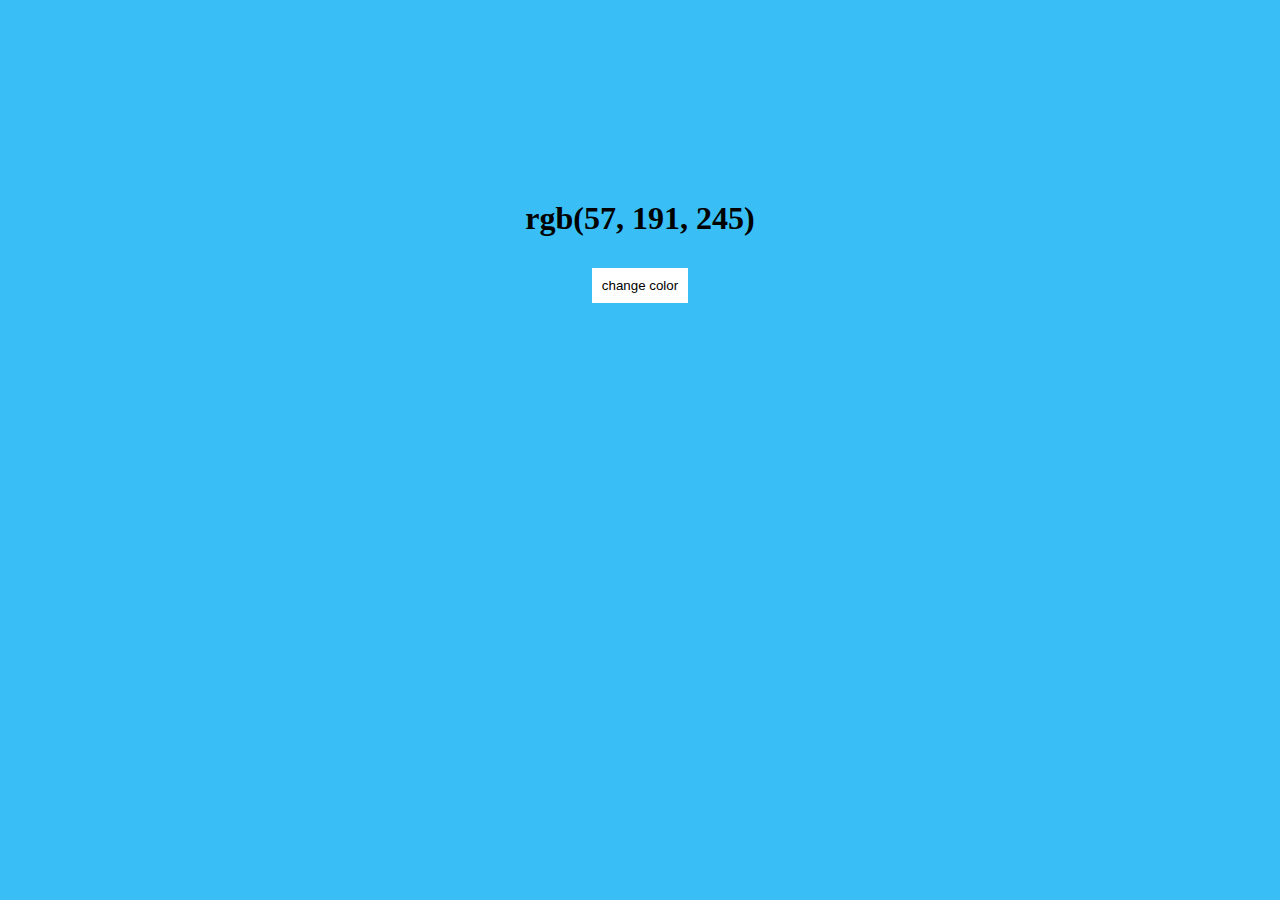
<file: bg-color-change/index.html>
<!DOCTYPE html>
<html lang="en">
<head>
    <meta charset="UTF-8">
    <meta name="viewport" content="width=device-width, initial-scale=1.0">
    <title>Background-color-change</title>
    <link rel="stylesheet" href="style.css">
</head>
<body>
    <h1 class="color">rgb(57, 191, 245)</h1>
    <button class="button">change color</button>

    <script src="script.js"></script>
</body>
</html>
</file>
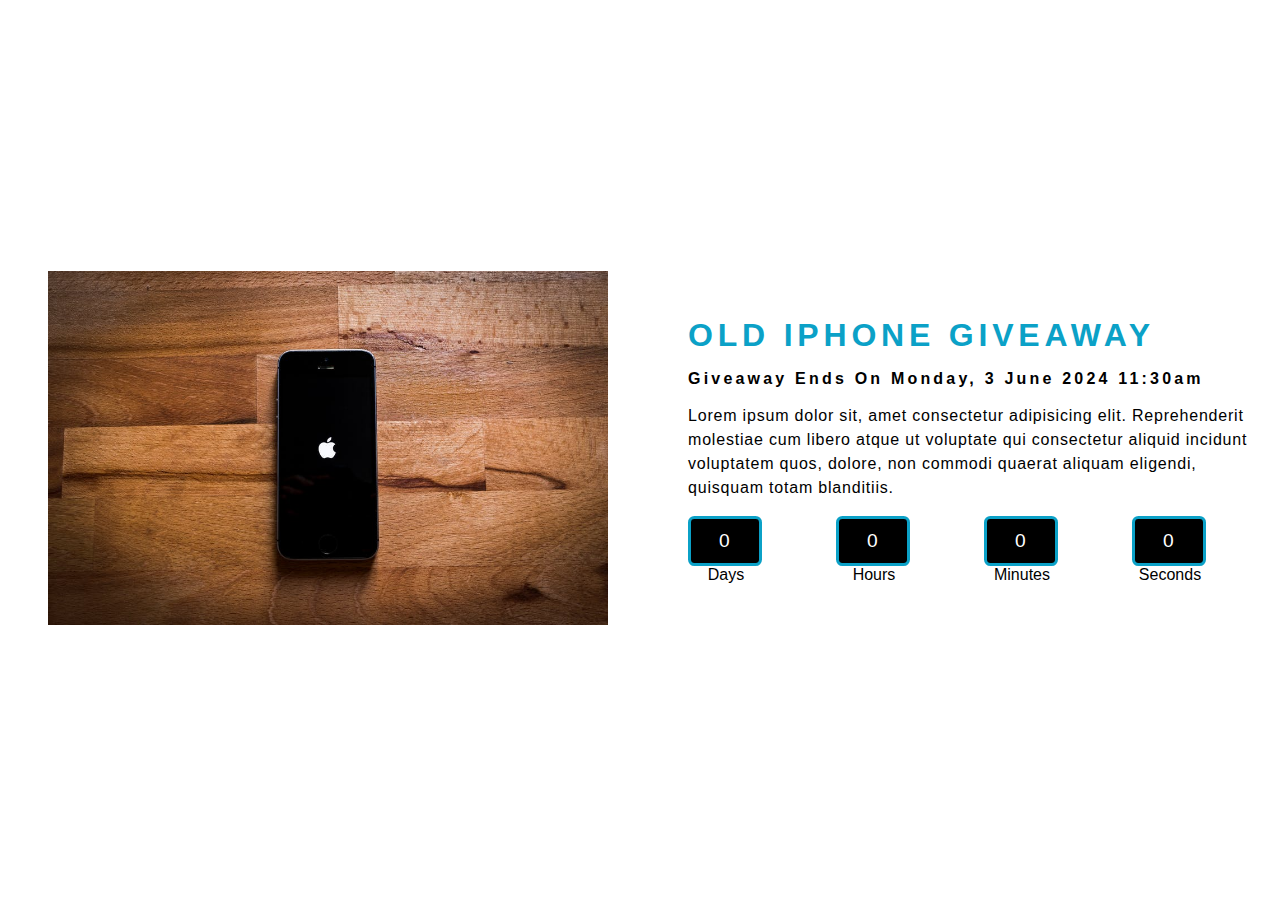
<file: countdown/countdown.html>
<!DOCTYPE html>
<html lang="en">
<head>
    <meta charset="UTF-8">
    <meta name="viewport" content="width=device-width, initial-scale=1.0">
    <title>Count Down</title>
    <link rel="stylesheet" href="countdown.css">
</head>
<body>
    <div class="main">
        <div class="image">
            <img src="gift.jpeg" alt="">
        </div>
        <div class="header">
            <h1>OLD IPHONE GIVEAWAY</h1>
            <p class="para1">Giveaway Ends On Monday, <span id="endDate">3 June 2024 11:30am</span></p>
            <p class="para2">Lorem ipsum dolor sit, amet consectetur adipisicing elit. Reprehenderit molestiae 
            cum libero atque ut voluptate qui consectetur aliquid incidunt voluptatem quos, dolore, non commodi quaerat aliquam eligendi, quisquam totam blanditiis.
            </p>
            <div class="inputs">
                <div>
                    <input class="input" type="text" value="0" readonly>
                    <label for="">Days</label>
                </div>
                <div>
                    <input class="input" type="text" value="0" readonly>
                    <label for="">Hours</label>
                </div>
                <div>
                    <input class="input" type="text" value="0" readonly>
                    <label for="">Minutes</label>
                </div>
                <div>
                    <input class="input" type="text" value="0" readonly>
                    <label for="">Seconds</label>
                </div>
            </div>
        </div>
    </div>
    
    <script src="countdown.js"></script>
</body>
</html>
</file>
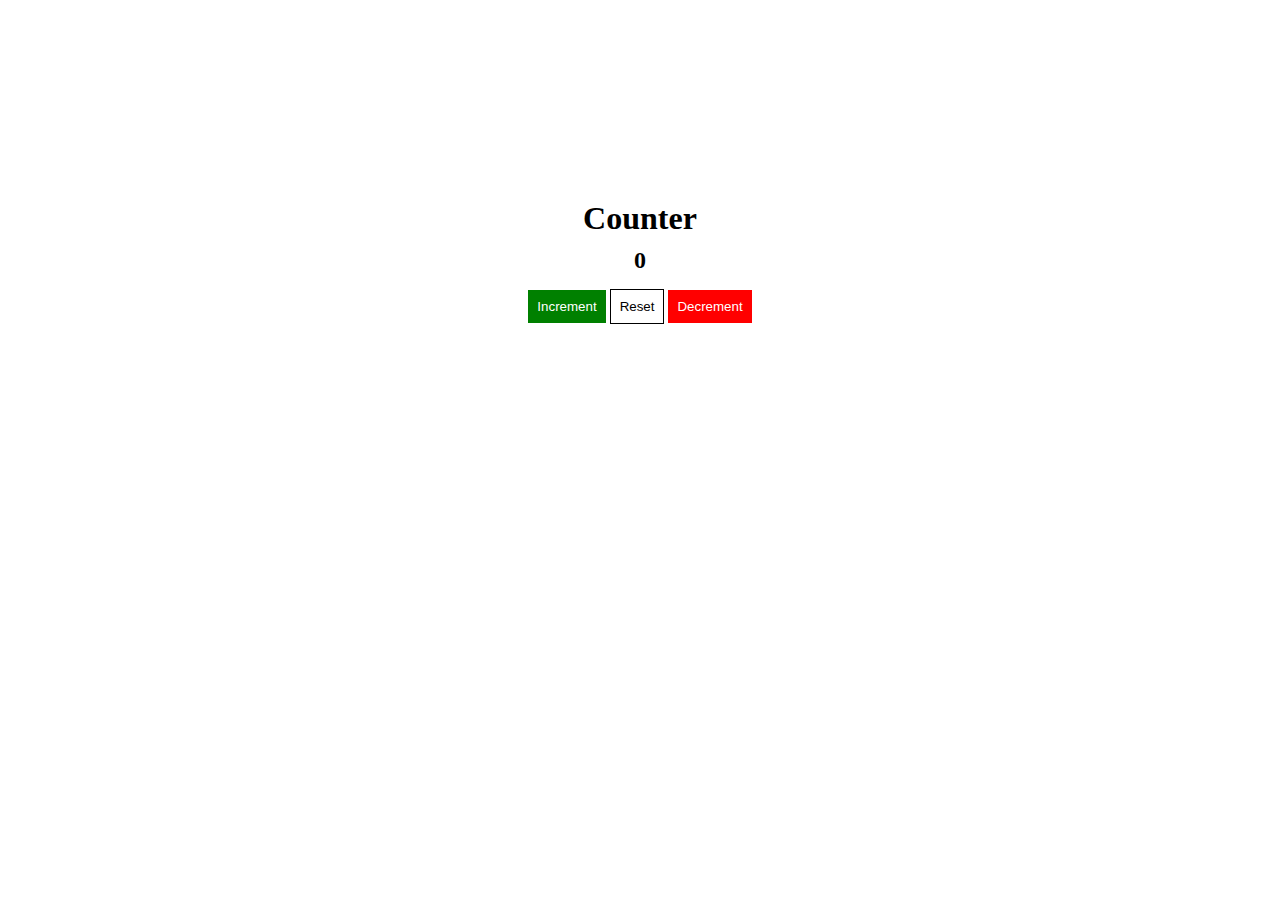
<file: counter/counter.html>
<!DOCTYPE html>
<html lang="en">
<head>
    <meta charset="UTF-8">
    <meta name="viewport" content="width=device-width, initial-scale=1.0">
    <title>Counter</title>
    <link rel="stylesheet" href="counter.css">
</head>
<body>
    <div class="counter-container">
        <h1>Counter</h1>
        <h2 class="counter">0</h2>
        <div class="input-container">
            <input class="inc" type="button" value="Increment">
            <input class="reset" type="button" value="Reset">
            <input class="dec" type="button" value="Decrement">
        </div>
    </div>

    <script src="counter.js"></script>
</body>
</html>
</file>
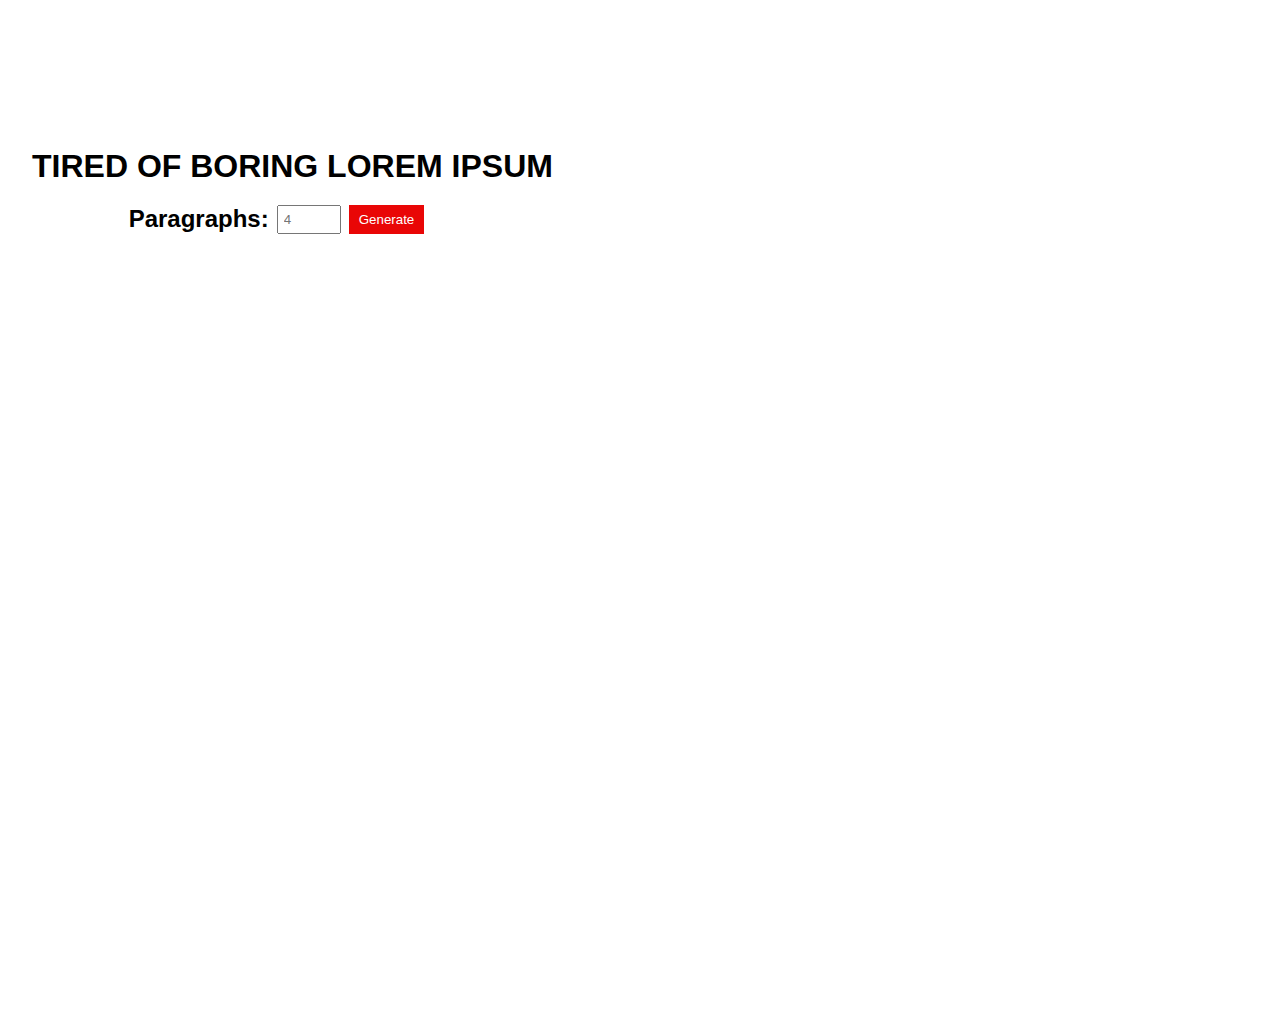
<file: generate-paragraph/para.html>
<!DOCTYPE html>
<html lang="en">
<head>
    <meta charset="UTF-8">
    <meta name="viewport" content="width=device-width, initial-scale=1.0">
    <title>Generate Paragraph</title>
    <link rel="stylesheet" href="para.css">
</head>
<body>
    <div class="container">
        <h1 class="heading">TIRED OF BORING LOREM IPSUM</h1>
        <div class="paragraph">
            <h4>Paragraphs:</h4>
            <input class="input" type="number" placeholder="4" required>
            <button class="btn">Generate</button>
        </div>
    </div>
    <div class="newParagraph"></div>
    
    <script src="para.js"></script>
</body>
</html>
</file>
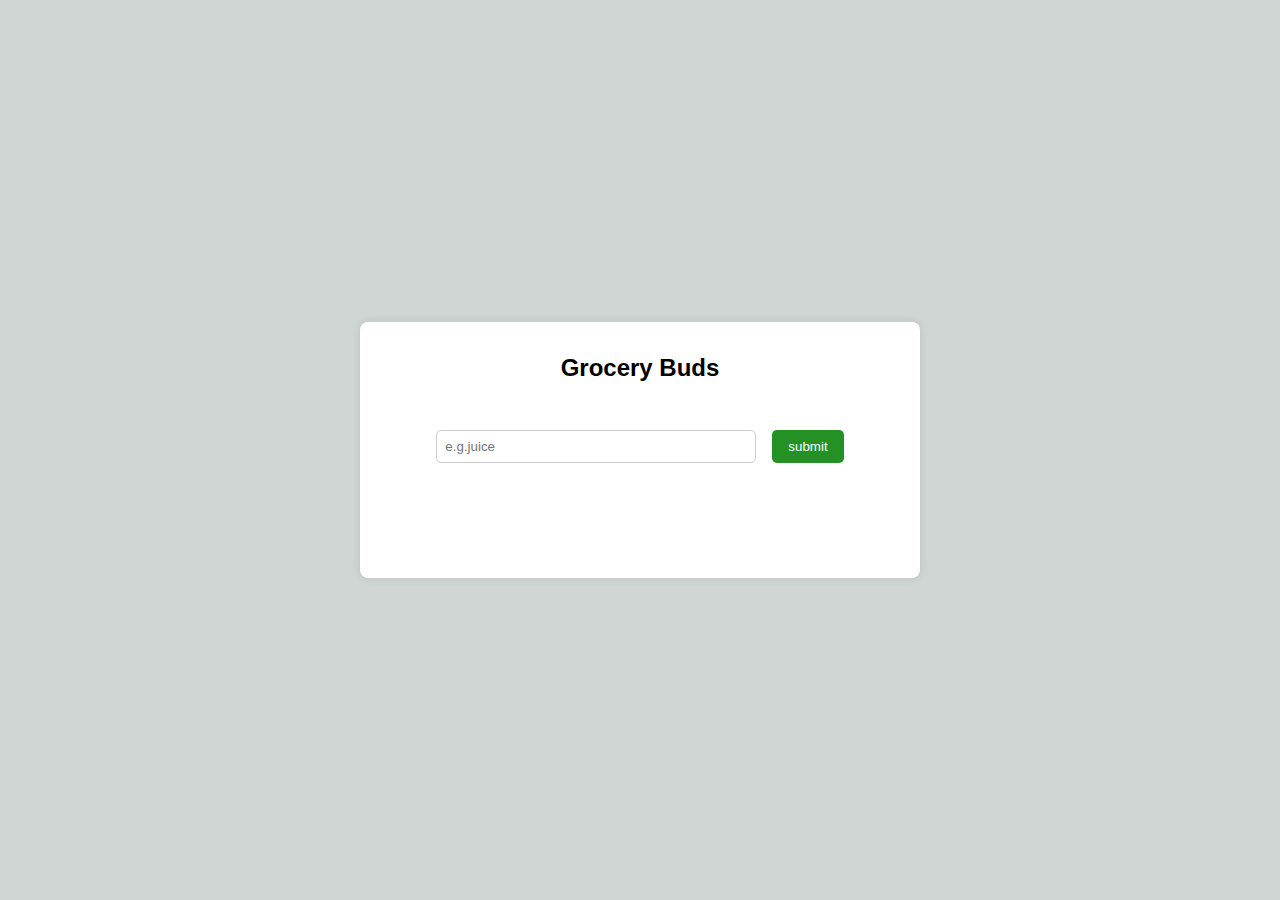
<file: grocery-buds/grocery.html>
<!DOCTYPE html>
<html lang="en">
<head>
    <meta charset="UTF-8">
    <meta name="viewport" content="width=device-width, initial-scale=1.0">
    <title>Grocery-Buds</title>
    <link rel="stylesheet" href="grocery.css">
    <link rel="stylesheet" href="https://cdnjs.cloudflare.com/ajax/libs/font-awesome/6.0.0-beta3/css/all.min.css">
</head>
<body>
    <div class="container">
        <h1 class="heading">Grocery Buds</h1>
        <div class="addGrocery">
            <input class="input" type="text" placeholder="e.g.juice" required>
            <button class="btn">submit</button>
        </div>
        <div class="to-do-list"></div>
        <button class="clear">Clear All Items</button>
    </div>
    <script src="grocery.js"></script>
</body>
</html>
</file>
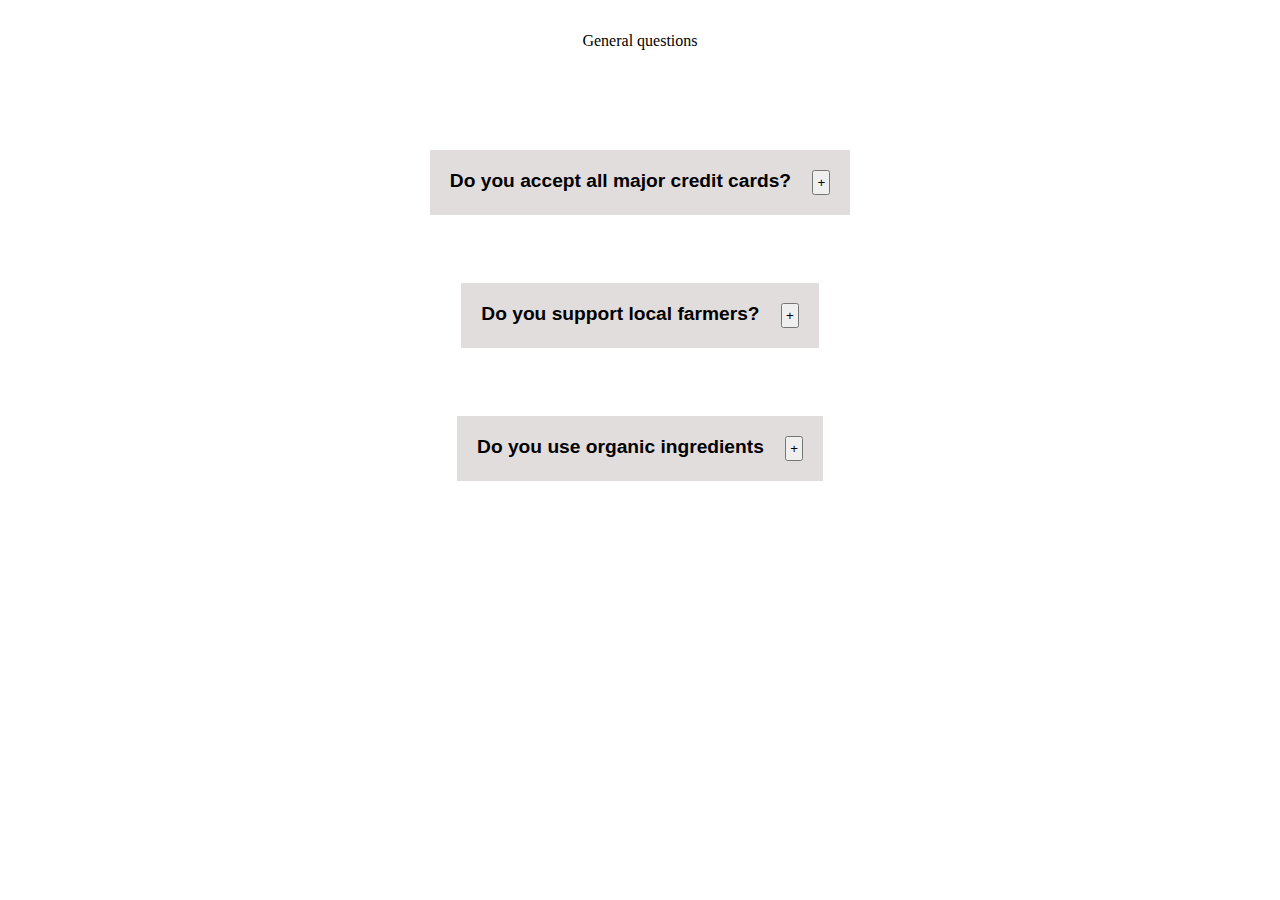
<file: list-item/list..html>
<!DOCTYPE html>
<html lang="en">
<head>
    <meta charset="UTF-8">
    <meta name="viewport" content="width=device-width, initial-scale=1.0">
    <title>List-item</title>
    <link rel="stylesheet" href="list.css">
</head>
<body>
    <div class="heading">General questions</div>
    <div class="questions">
        <h1 class="credit-card">Do you accept all major credit cards?
            <button class="button">+</button>
        </h1>
        <div class="first"></div>

        <h1 class="farmers">Do you support local farmers?
            <button class="second-btn">+</button>
        </h1>
        <div class="second"></div>
        <h1 class="ingredients">Do you use organic ingredients
            <button class="third-btn">+</button>
        </h1>
        <div class="third"></div>
    </div>

    <script src="list.js"></script>

</body>
</html>
</file>
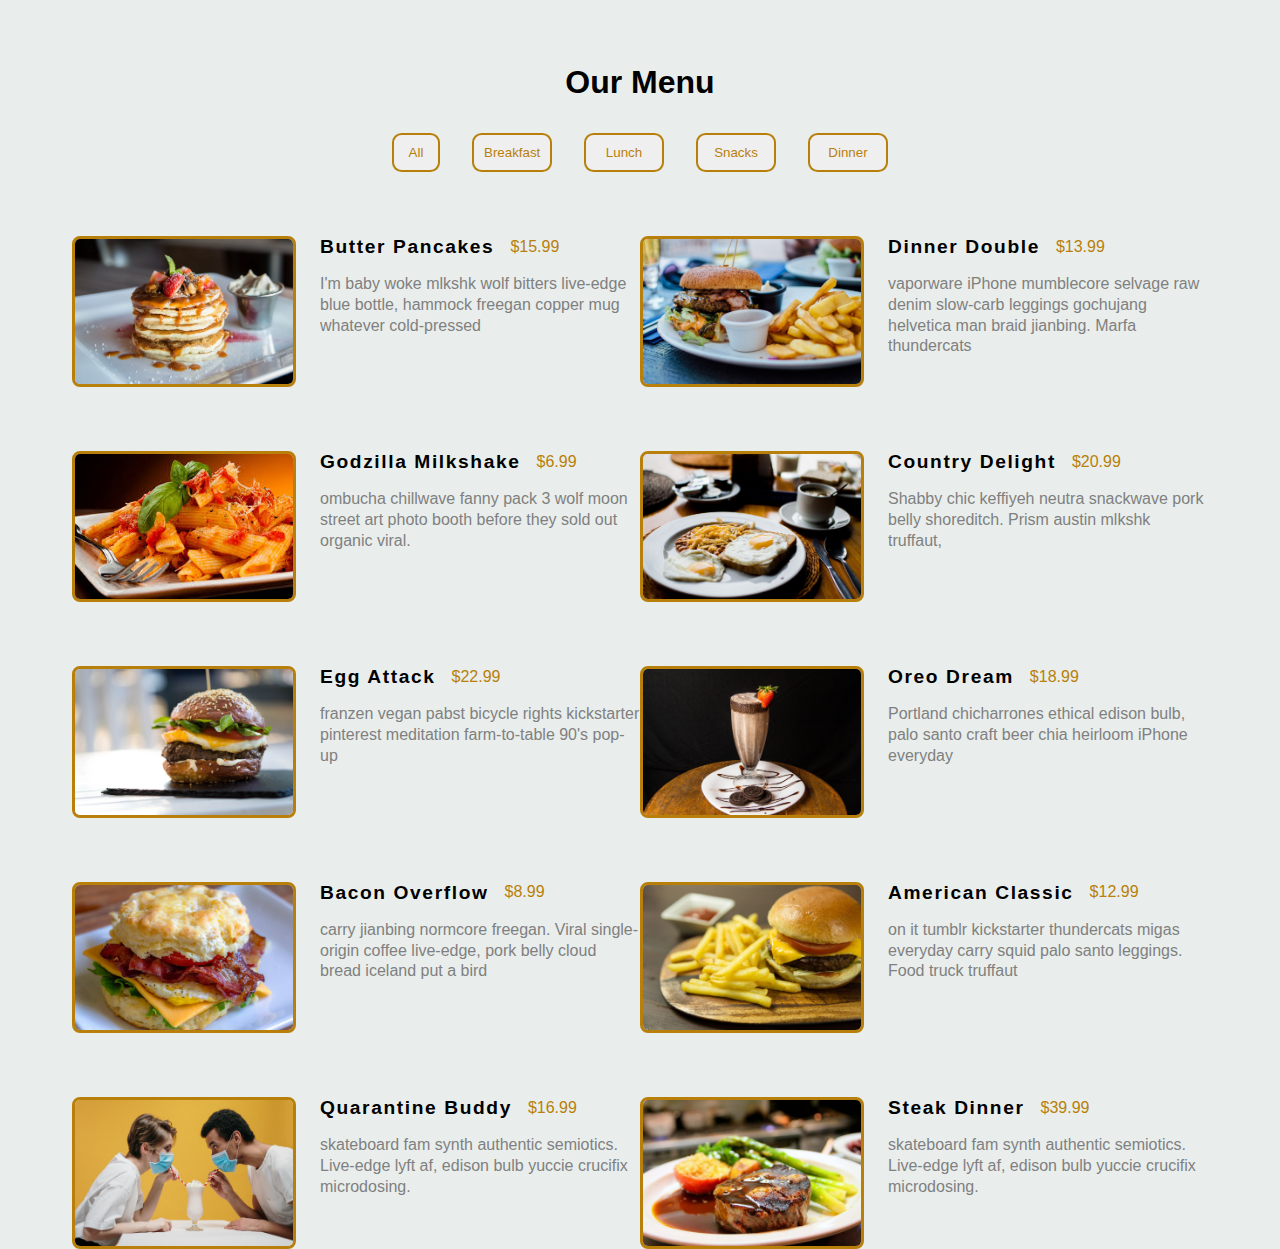
<file: menu-food/menu.html>
<!DOCTYPE html>
<html lang="en">
  <head>
    <meta charset="UTF-8" />
    <meta name="viewport" content="width=device-width, initial-scale=1.0" />
    <title>Food Menu</title>
    <link rel="stylesheet" href="menu.css" />
  </head>
  <body>
    <div class="container">
      <h1 class="heading">Our Menu</h1>
      <div class="buttons">
        <button class="btn all">All</button>
        <button class="btn breakfast">Breakfast</button>
        <button class="btn lunch">Lunch</button>
        <button class="btn snacks">Snacks</button>
        <button class="btn dinner">Dinner</button>
      </div>
      <div class="main-container">
        <!-- <div class="first-container">
          <img class="image" src="images/item-1.jpeg" alt="">
          <div class="paragraph">
            <div class="food-heading">
              <h2 class="heading1">Pancakes</h2>
              <p class="rating">$15.99</p>
            </div>
            <p class="para1">
              I'm baby woke mlkshk wolf bitters live-edge blue bottle, hammock freegan copper mug whatever cold-pressed
            </p>
          </div>
        </div> -->
      </div>
    </div>

    <script src="menu.js"></script>
  </body>
</html>
</file>
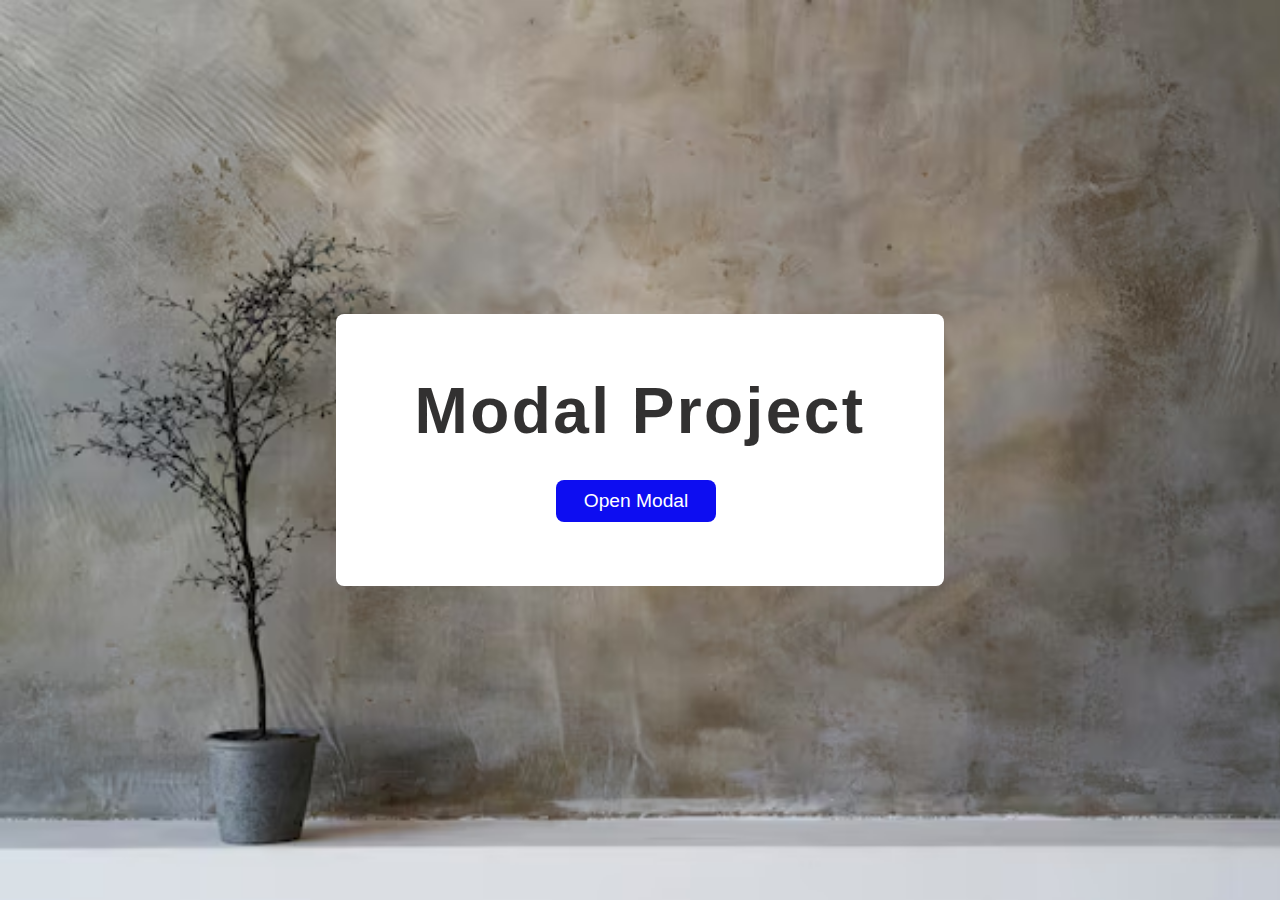
<file: model-project/model.html>
<!DOCTYPE html>
<html lang="en">
<head>
    <meta charset="UTF-8">
    <meta name="viewport" content="width=device-width, initial-scale=1.0">
    <title>Model</title>
    <link rel="stylesheet" href="model.css">
    <link rel="stylesheet" href="https://cdnjs.cloudflare.com/ajax/libs/font-awesome/6.0.0-beta3/css/all.min.css">
</head>
<body>
    <div class="container">
        <h1 class="heading">Modal Project</h1>
        <button class="btn">Open Modal</button>
        <i class="fa-solid fa-xmark close-icon"></i>
    </div>

    <script src="model.js"></script>
</body>
</html>
</file>
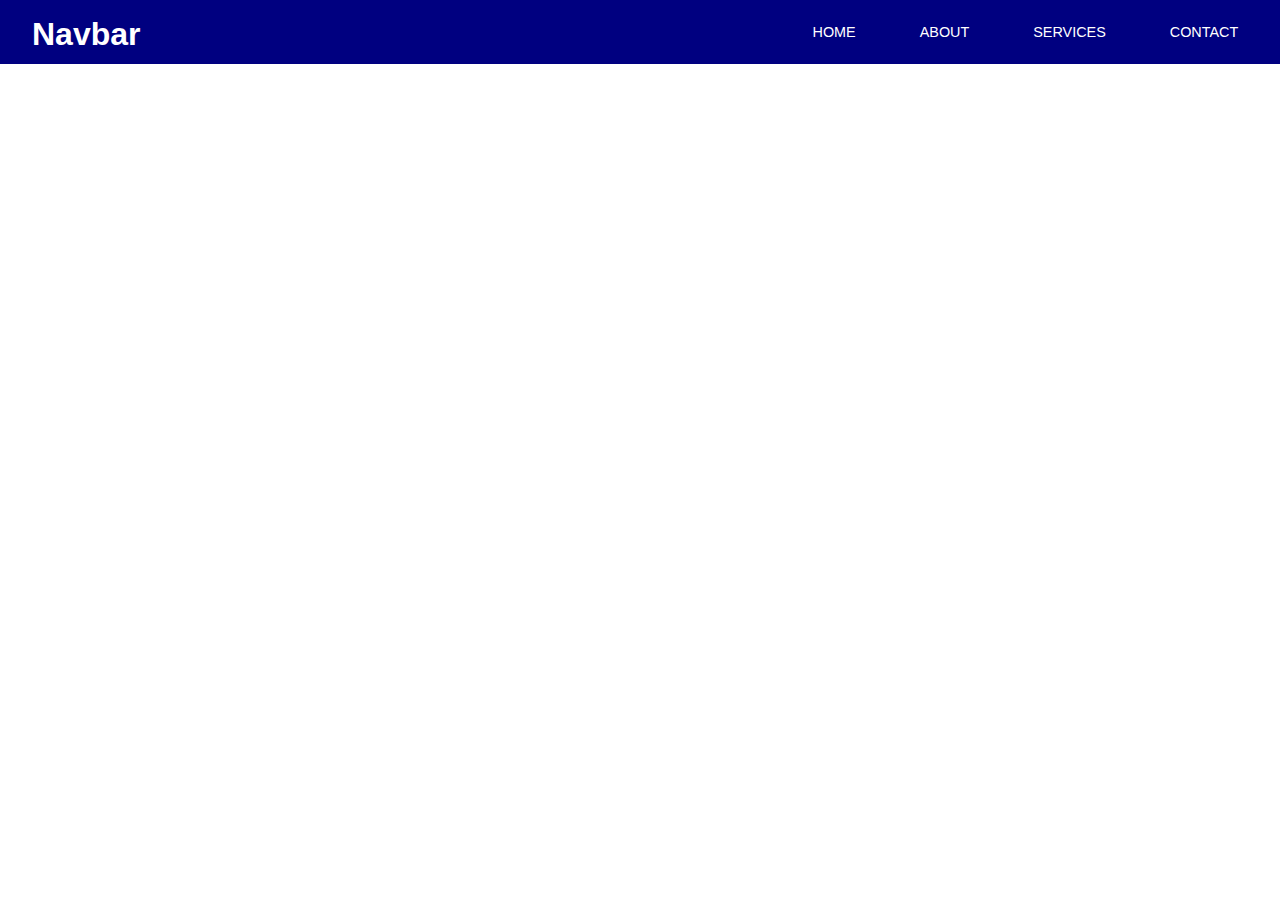
<file: navbar/navbar.html>
<!DOCTYPE html>
<html lang="en">
<head>
    <meta charset="UTF-8">
    <meta name="viewport" content="width=device-width, initial-scale=1.0">
    <title>Navbar</title>
    <link rel="stylesheet" href="navbar.css">
    <link rel="stylesheet" href="https://cdnjs.cloudflare.com/ajax/libs/font-awesome/6.0.0-beta3/css/all.min.css">
</head>
<body>
    <nav class="navbar">
        <div class="heading">
            <h1>Navbar</h1>
        </div>
        <ul class="unordered-list">
            <li>HOME</li>
            <li>ABOUT</li>
            <li>SERVICES</li>
            <li>CONTACT</li>
        </ul>
        <i class="fas fa-bars menu-icon"></i>
    </nav>

    <script src="navbar.js"></script>
</body>
</html>
</file>
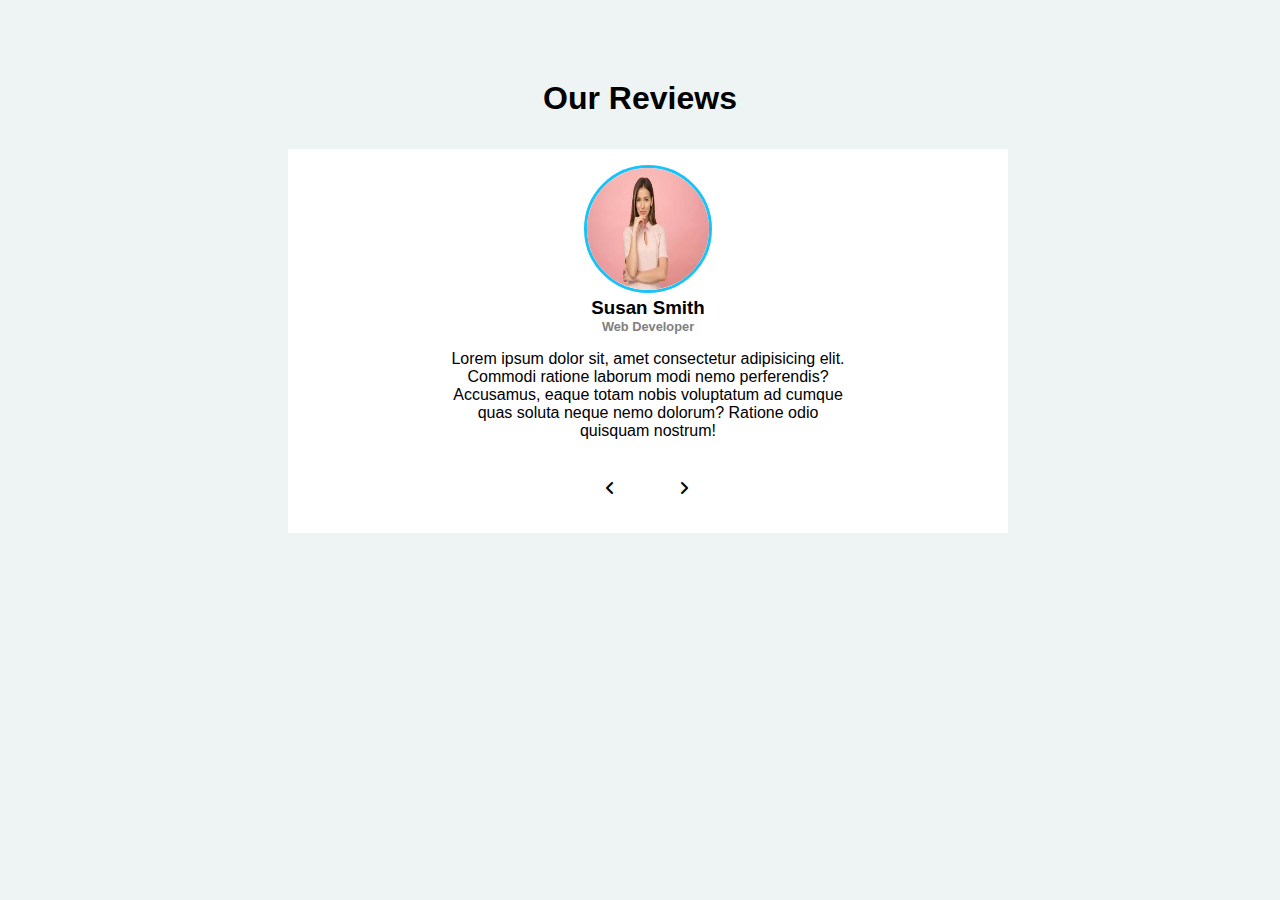
<file: review-page/review.html>
<!DOCTYPE html>
<html lang="en">
<head>
    <meta charset="UTF-8">
    <meta name="viewport" content="width=device-width, initial-scale=1.0">
    <title>Review Page</title>
    <link rel="stylesheet" href="https://cdnjs.cloudflare.com/ajax/libs/font-awesome/6.5.2/css/all.min.css">
    <link rel="stylesheet" href="review.css">
</head>
<body>
    <div class="main">
        <h1>Our Reviews</h1>
        <div class="review-page">
            <img class="images" src="images/images-1.jpeg" alt="">
            <h3 class="heading1">Susan Smith</h3>
            <h4 class="heading2">Web Developer</h4>
            <p class="description">Lorem ipsum dolor sit, amet consectetur adipisicing elit. Commodi ratione 
                laborum modi nemo perferendis? Accusamus, eaque totam nobis voluptatum ad cumque
                 quas soluta neque nemo dolorum? Ratione odio quisquam nostrum!</p>
        </div>
        <div class="arrow">
            <i class="fa-solid fa-angle-left"></i>
            <i class="fa-solid fa-angle-right"></i>
        </div>
    </div>
    
    <script src="review.js"></script>
</body>
</html>
</file>
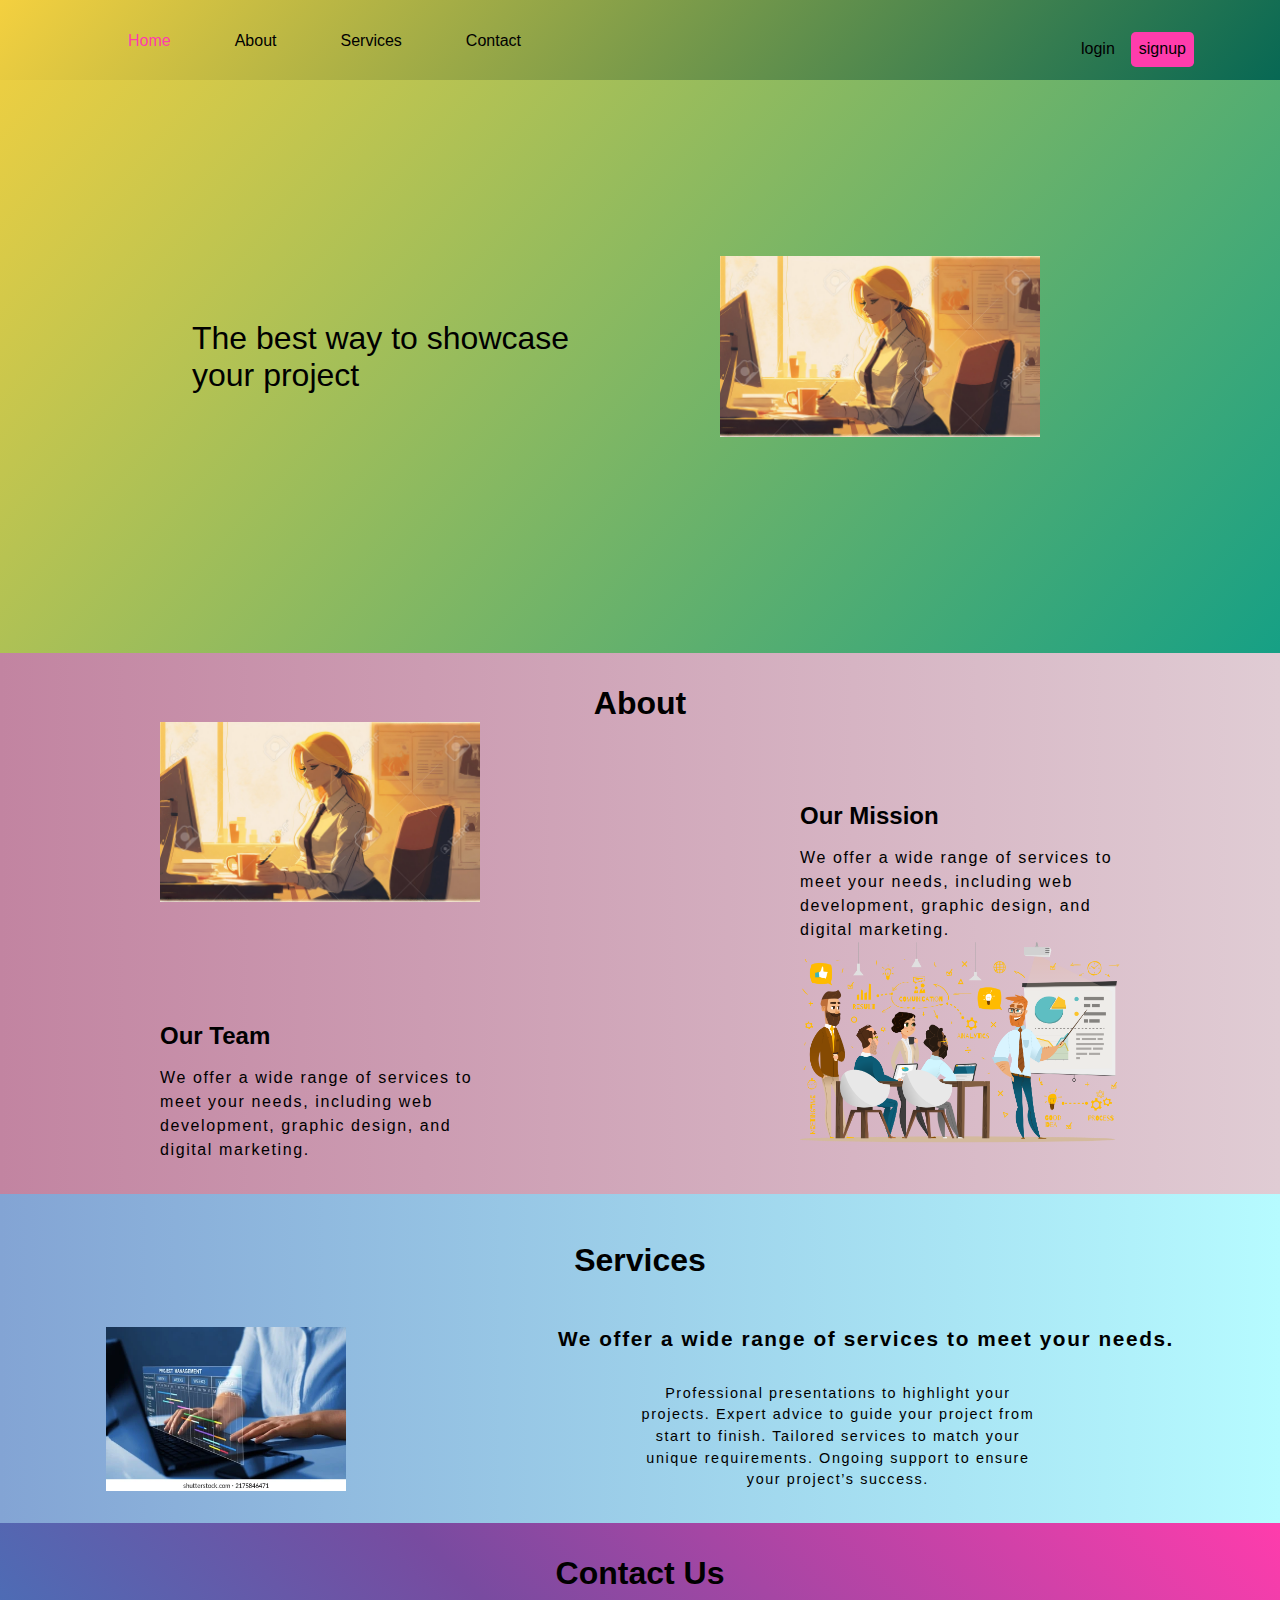
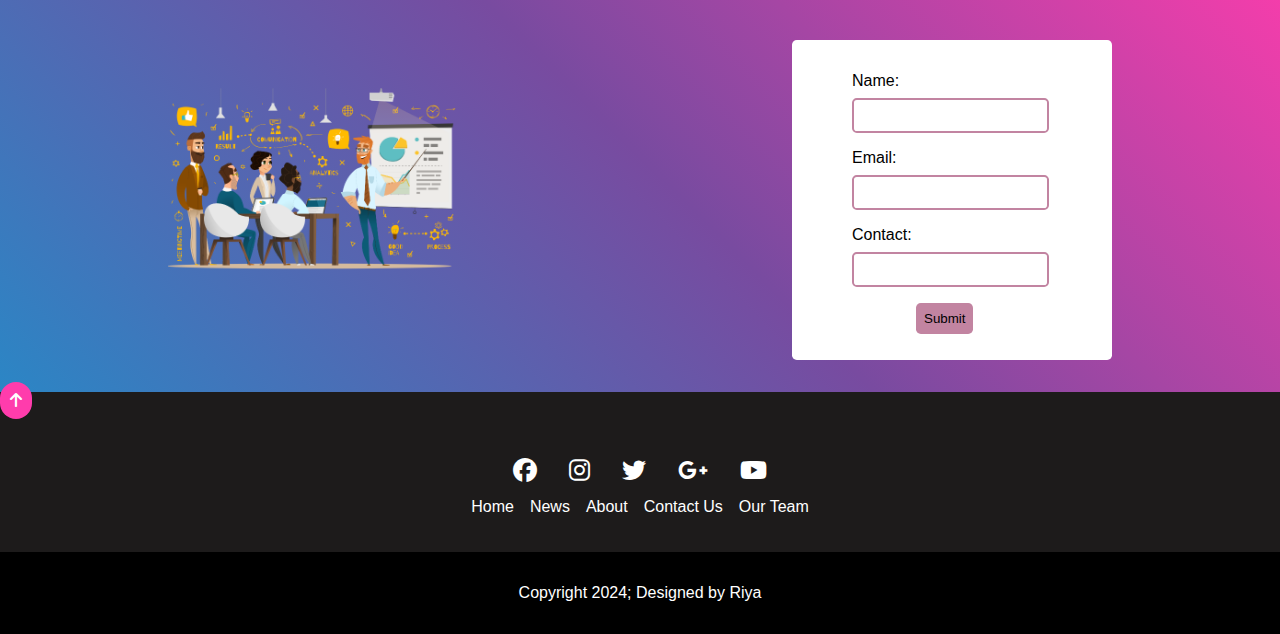
<file: scrollProject/scroll.html>
<!DOCTYPE html>
<html lang="en">
<head>
    <meta charset="UTF-8">
    <meta name="viewport" content="width=device-width, initial-scale=1.0">
    <title>Scroll Page</title>
    <link rel="stylesheet" href="https://cdnjs.cloudflare.com/ajax/libs/font-awesome/6.5.2/css/all.min.css">
    <link rel="stylesheet" href="scroll.css">
</head>
<body>
    <div class="container" id="homePage">
        <nav class="navbar">
            <ul class="my-list">
                <li><a class="link active" href="#homePage">Home</a></li>
                <li><a class="link" href="#aboutPage">About</a></li>
                <li><a class="link" href="#servicesPage">Services</a></li>
                <li><a class="link" href="#contactPage">Contact</a></li>
            </ul>
            <div class="buttons">
                <a class="link" href="#">login</a>
                <a class="linkSignup" href="#">signup</a>
            </div>
        </nav>
        <div class="heading">
            <h3>The best way to showcase your project</h3>
        </div>
        <div class="image">
            <img src="images/girls.jpg" alt="">
        </div>
    </div>
    <div class="container" id="aboutPage">
        <h1 class="about">About</h1>
        <div class="img-para">
            <div class="about-img">
                <img src="images/girls.jpg" alt="">
            </div>
            <div class="head-para">
                <h4>Our Mission</h4>
                <p>We offer a wide range of services to meet your needs, including web development, graphic design, and digital marketing.</p>
            </div>
        </div>
        <div class="img-para">
            <div class="head-para">
                <h4>Our Team</h4>
                <p>We offer a wide range of services to meet your needs, including web development, graphic design, and digital marketing.</p>
            </div>
            <div class="about-img">
                <img src="images/project.png" alt="">
            </div>
        </div>
    </div>
    <div class="container" id="servicesPage">
        <h1>Services</h1>
        <div class="service-image">
            <img src="images/image.webp" alt="">
            <div class="service-para">
                <p>We offer a wide range of services to meet your needs. </p>
                <ul class="unordered-list">
                    <p>Professional presentations to highlight your projects. Expert advice to guide your project from start to finish.
                        Tailored services to match your unique requirements. Ongoing support to ensure your project’s success.
                    </p>
                </ul>
            </div>
        </div>
    </div>
    <div class="container" id="contactPage">
        <h1>Contact Us</h1>
        <div class="contact-page">
            <div class="contact-image">
                <img src="images/project.png" alt="">
            </div>
            <div class="input-container">
                <div class="labels"><label for="name">Name:</label></div>
                <input class="input" type="text" required>
                <div class="labels"><label for="email">Email:</label></div>
                <input class="input" type="email" required>
                <div class="labels"><label for="number">Contact:</label></div>
                <input class="input" type="number" required>
                <div class="btn">
                    <button>Submit</button>
                </div>
            </div>
        </div>
    </div>
    <footer>
        <a href="#" class="arrow"><i class="fa-solid fa-arrow-up"></i></a>
        <div class="icons">
            <i class="fa-brands fa-facebook"></i>
            <i class="fa-brands fa-instagram"></i>
            <i class="fa-brands fa-twitter"></i>
            <i class="fa-brands fa-google-plus-g"></i>
            <i class="fa-brands fa-youtube"></i>
        </div>
        <div class="paragraph">
            <p>Home</p>
            <p>News</p>
            <p>About</p>
            <p>Contact Us</p>
            <p>Our Team</p>
        </div>
    </footer>
    <div class="headline">
        <p>Copyright 2024; Designed by Riya</p>
    </div>

    <script src="scroll.js"></script>
</body>
</html>
</file>
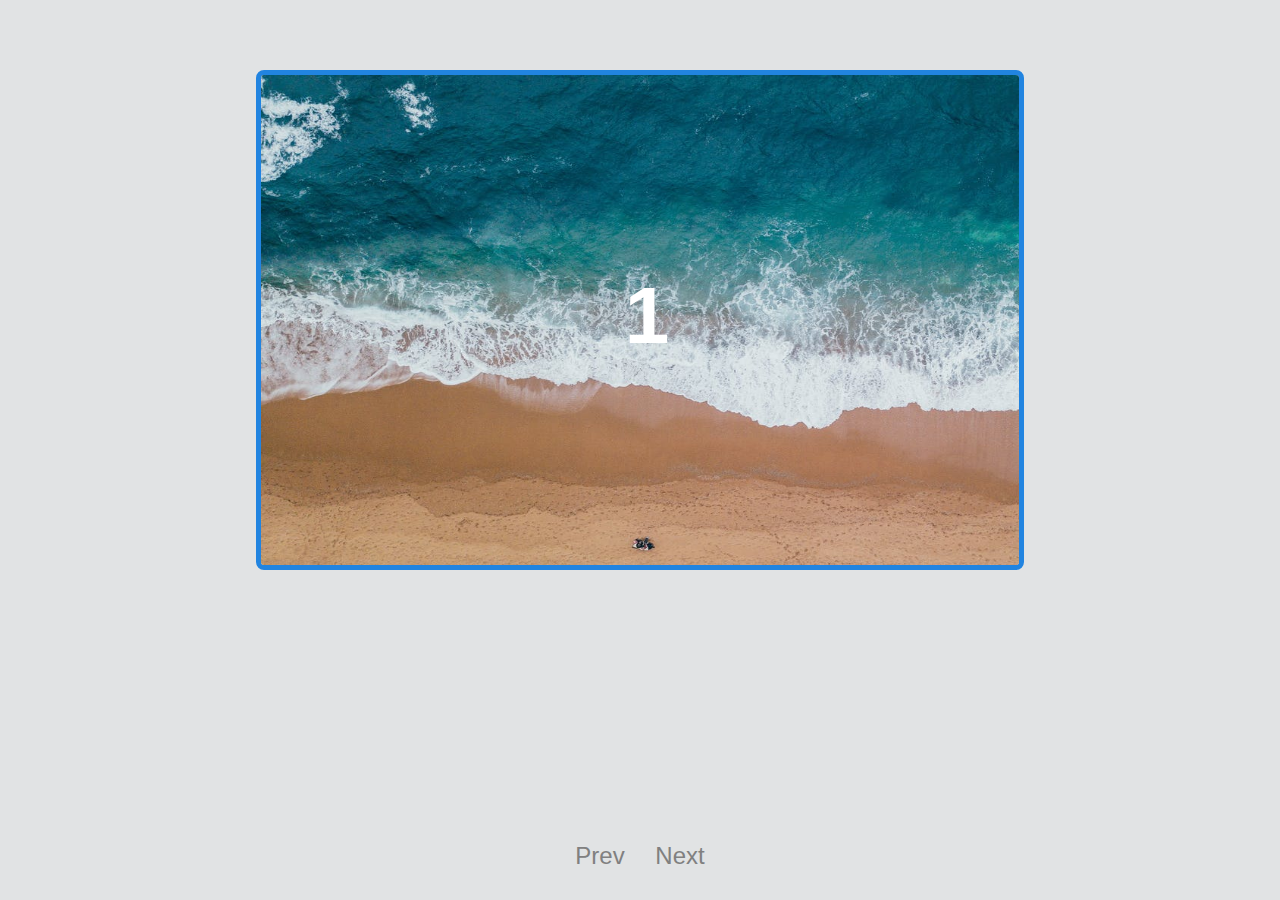
<file: slider/slider.html>
<!DOCTYPE html>
<html lang="en">
<head>
    <meta charset="UTF-8">
    <meta name="viewport" content="width=device-width, initial-scale=1.0">
    <title>Slider</title>
    <link rel="stylesheet" href="slider.css">
</head>
<body>
    <div class="slider">
        <div class="slide active">
            <img src="images/img-1.jpeg" alt="">
            <p class="caption">1</p>
        </div>
        <div class="slide img-2">
            <p class="caption">2</p>
        </div>
        <div class="slide">
            <img src="images/img-2.jpg" alt="">
            <p class="caption">3</p>
        </div>
        <div class="slide img-4">
            <img src="images/img-3.avif" alt="">
            <p class="caption">4</p>
        </div>
    </div>
    <div class="button">
        <button class="prev">Prev</button>
        <button class="next">Next</button>
    </div>
    <script src="slider.js"></script>
</body>
</html>
</file>
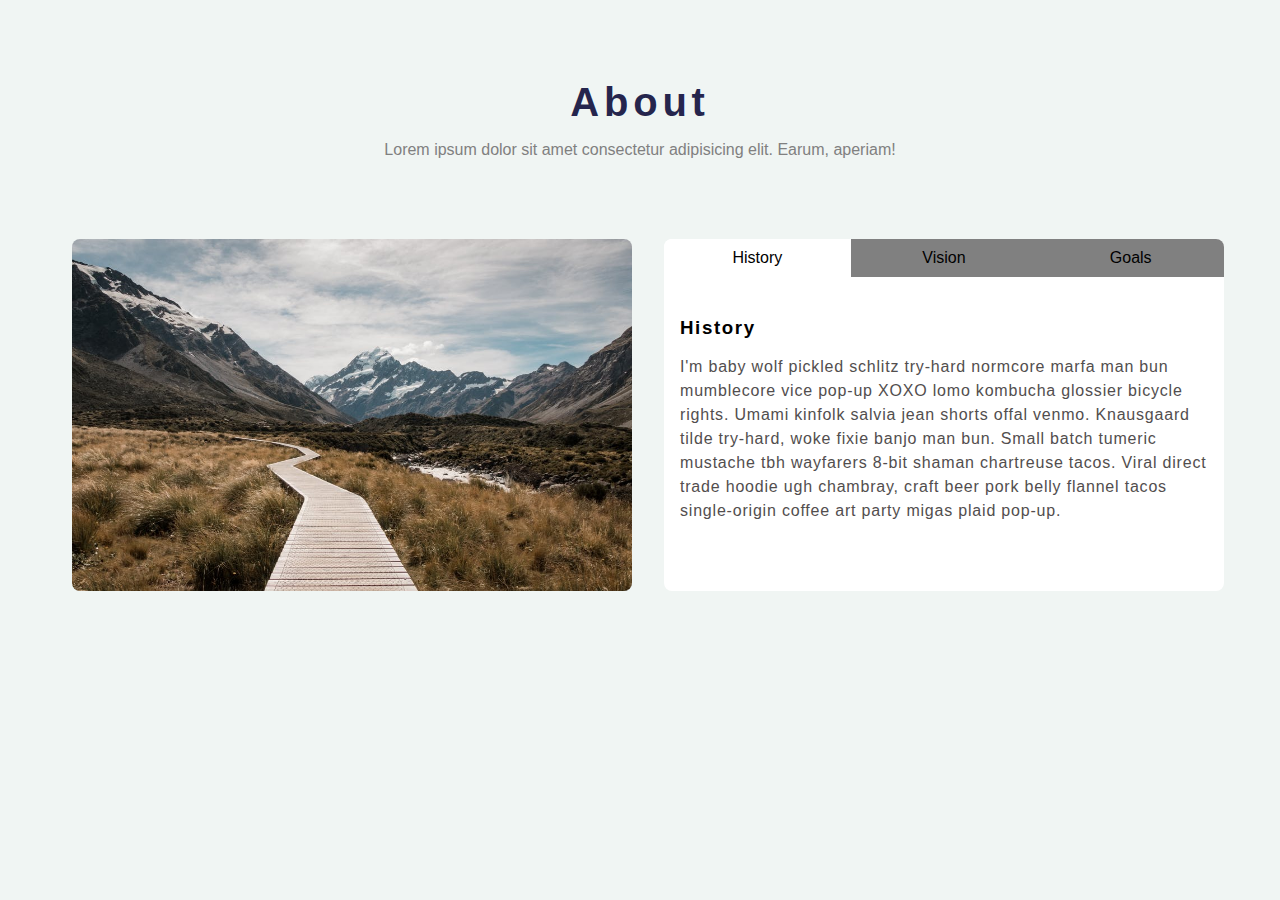
<file: tabs/tab.html>
<!DOCTYPE html>
<html lang="en">
<head>
    <meta charset="UTF-8">
    <meta name="viewport" content="width=device-width, initial-scale=1.0">
    <title>Tabs</title>
    <link rel="stylesheet" href="tab.css">
</head>
<body>
    <div class="container">
        <h1 class="about">About</h1>
        <p class="para">Lorem ipsum dolor sit amet consectetur adipisicing elit. Earum, aperiam!</p>
        <div class="dataContainer">
            <div class="image">
                <img src="hero-bcg.jpeg" alt="">
            </div>
            <div class="navbar">
                <nav class="navbar-container">
                    <ul class="list">
                        <li class="history active">History</li>
                        <li class="vision">Vision</li>
                        <li class="goals">Goals</li>
                    </ul>
                </nav>
                <h3 class="heading">History</h3>
                <p class="paragraph">I'm baby wolf pickled schlitz try-hard normcore marfa man bun
                     mumblecore vice pop-up XOXO lomo kombucha glossier bicycle rights. Umami kinfolk 
                     salvia jean shorts offal venmo. Knausgaard tilde try-hard, woke fixie banjo man 
                     bun. Small batch tumeric mustache tbh wayfarers 8-bit shaman chartreuse tacos. 
                     Viral direct trade hoodie ugh chambray, craft beer pork belly flannel tacos 
                     single-origin coffee art party migas plaid pop-up.</p>
            </div>
        </div>
    </div>
    <script src="tab.js"></script>
</body>
</html>
</file>
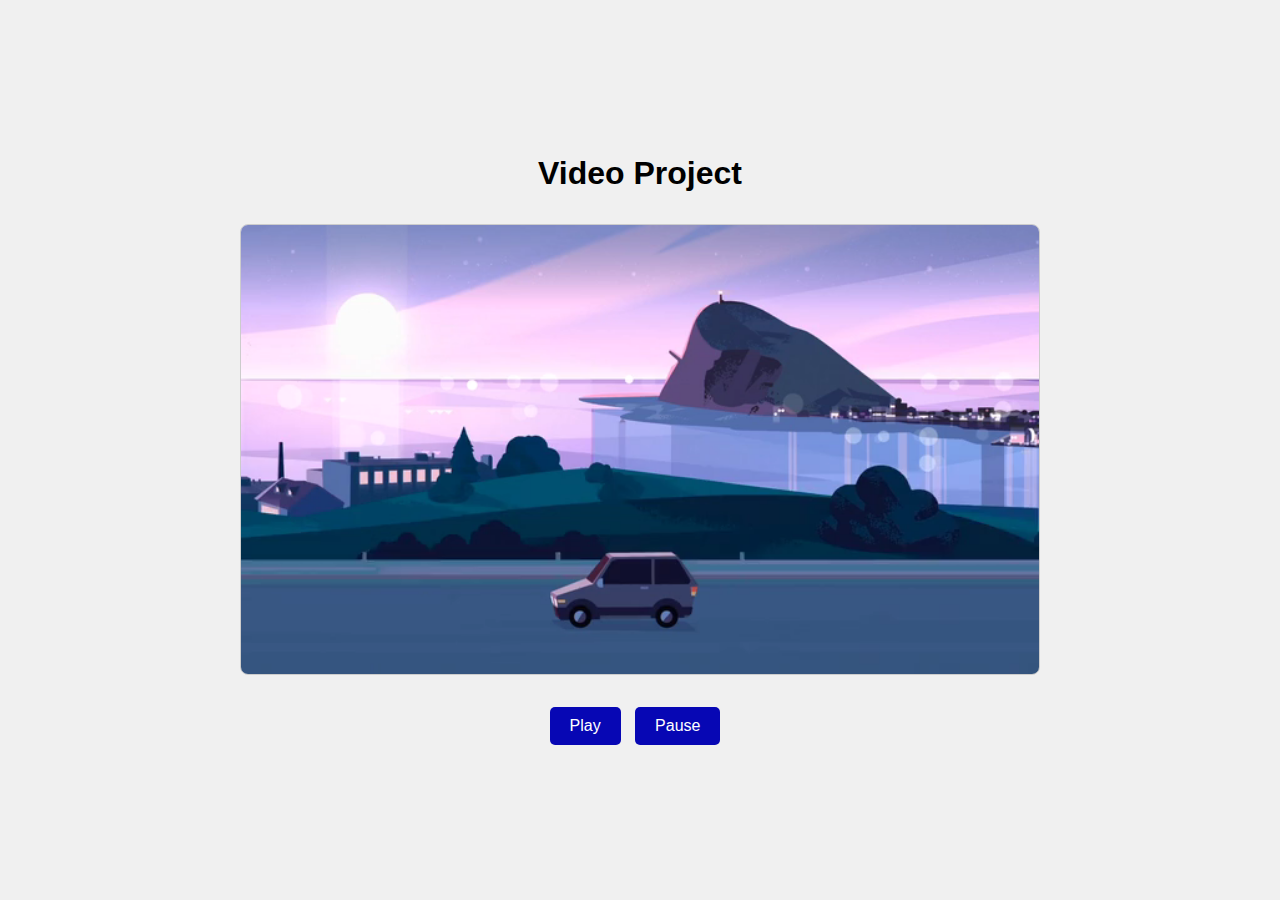
<file: video-project/video.html>
<!DOCTYPE html>
<html lang="en">
<head>
    <meta charset="UTF-8">
    <meta name="viewport" content="width=device-width, initial-scale=1.0">
    <title>Video</title>
    <link rel="stylesheet" href="video.css">
</head>
<body>
    <div class="container">
        <h1>Video Project</h1>
        <video id="myVideo" width="600">
            <source src="video.mp4" type="video/mp4">
        </video>
        <div class="button">
            <button class="play">Play</button>
            <button class="pause">Pause</button>
        </div>
    </div>
    
    <script src="video.js"></script>
</body>
</html>
</file>
<file: bg-color-change/style.css>
.button{
    margin-top: 10px;
    background-color: #fff;
    border: none;
    padding: 10px;
    text-align: center;
}
body{
    text-align: center;
    margin-top: 200px;
    background-color: rgb(57, 191, 245);
}
</file>
<file: countdown/countdown.css>
*{
    margin: 0;
    padding: 0;
    box-sizing: border-box;
}
.main{
    display: flex;
    justify-content: space-around;
    gap: 5rem;
    align-items: center;
    height: 100vh;
    font-family: Arial, Helvetica, sans-serif;
}
.header h1{
    letter-spacing: 0.3rem;
    color: rgb(11, 161, 199);
}
.image img{
    width: 35rem;
    margin-left: 3rem;
}
.para1{
    letter-spacing: 0.2rem;
    margin-top: 1rem;
    font-weight: bold;

}
.para2{
    width: 35rem;
    letter-spacing: 0.05rem;
    line-height: 1.5;
    margin-top: 1rem;
}
.inputs{
    display: flex;
    text-align: center;
    justify-content: center;
    margin-top: 1rem;
}
input{
    display: block;
    padding-left: 28px;
    width: 50%;
    height: 50px;
    background-color: black;
    border: none;
    border: 3px solid rgb(11, 161, 199);
    border-radius: 0.4rem;
    font-size: 1.2rem;
    color: #fff;
}
label{
    margin-right: 4.5rem;
}
</file>
<file: counter/counter.css>
*{
    margin: 0;
    padding: 0;
    box-sizing: border-box;
}
.counter-container{
    margin-top: 200px;
    text-align: center;
}
.counter-container h2{
    margin-top: 10px;
}
.input-container{
    margin-top: 15px;
}
.input-container input{
    padding: 9px;
    cursor: pointer;
}
.inc{
    background-color: green;
    color: #fff;
    border: none;
}
.inc:hover{
    background-color: rgb(13, 97, 13);
}
.dec{
    background-color: red;
    color: #fff;
    border: none;
}
.dec:hover{
    background-color: rgb(204, 19, 19);
}
.reset{
    background-color: #fff;
    border: none;
    border: 1px solid black;
}
.reset:hover{
    background-color: rgb(238, 230, 230);
}
</file>
<file: generate-paragraph/para.css>
* {
    margin: 0;
    padding: 0;
    box-sizing: border-box;
}
body {
    display: flex;
    justify-content: center;
    font-family: Arial, Helvetica, sans-serif;
    margin-top: 8rem;
    height: 100vh;
}
.container {
    text-align: center;
}
.heading {
    margin-bottom: 20px;
    margin-top: 20px;
    margin-left: 2rem;
}
.paragraph {
    display: flex;
    justify-content: center;
    gap: 0.5rem;
    margin-top: 20px;
}
.paragraph h4 {
    font-size: 1.5rem;
}
.input {
    width: 4rem;
    padding: 5px;
}
.btn {
    padding: 5px 10px;
    background-color: rgb(233, 6, 6);
    color: #fff;
    border: none;
    cursor: pointer;
}
.btn:hover {
    background-color: #fff;
    border: 1px solid rgb(233, 6, 6);
    color: rgb(22, 21, 21);
}
.newParagraph {
    margin-top: 20px;
    max-width: 600px;
    text-align: left;
    margin-left: auto;
    margin-right: auto;
}
.addPara {
    margin-bottom: 15px;
    line-height: 1.6;
}
</file>
<file: grocery-buds/grocery.css>
* {
    margin: 0;
    padding: 0;
    box-sizing: border-box;
}
body {
    font-family: Arial, Helvetica, sans-serif;
    background-color: rgb(208, 214, 212);
    display: flex;
    justify-content: center;
    height: 100vh;
    align-items: center;
}
.container {
    background-color: #fff;
    width: 35rem;
    padding: 2rem;
    border-radius: 0.5rem;
    box-shadow: 0 0 10px rgba(0, 0, 0, 0.1);
}
.heading {
    text-align: center;
    margin-bottom: 1rem;
    font-size: 1.5rem;
}
.addGrocery {
    display: flex;
    justify-content: center;
    gap: 1rem;
    margin-top: 3rem;
    margin-bottom: 1rem;
}
.input {
    width: 20rem;
    padding: 0.5rem;
    border: 1px solid #ccc;
    border-radius: 0.3rem;
}
.btn {
    padding: 0.5rem 1rem;
    border: none;
    background-color: rgba(0, 128, 0, 0.863);
    color: #fff;
    cursor: pointer;
    border-radius: 0.3rem;
}
.btn:hover {
    background-color: rgba(4, 92, 4, 0.945);
}
.to-do-list {
    display: flex;
    flex-direction: column;
    gap: 1rem;
}
.item {
    display: flex;
    justify-content: space-between;
    align-items: center;
    padding: 0.5rem;
    background-color: #d6d0d0e1;
    border-radius: 0.3rem;
    box-shadow: 0 0 5px rgba(0, 0, 0, 0.1);
    width: 25.5rem;
    margin-left: 2.8rem;
}
.icons {
    display: flex;
    gap: 0.5rem;
    cursor: pointer;
}
.edit {
    color: rgb(0, 128, 0);
}
.fa-trash {
    color: rgb(218, 19, 19);
}
.clear{
    padding: 10px;
    border: none;
    background: transparent;
    color: #020202;
    margin-left: 12rem;
    margin-top: 2rem;
    visibility: hidden;
}
.clear:hover{
    color: rgb(218, 19, 19);
    cursor: pointer;
}
</file>
<file: list-item/list.css>
*{
    margin: 0;
    padding: 0;
    box-sizing: border-box;
}
.heading{
    text-align: center;
    margin-top: 2rem;
}
.questions{
    display: flex;
    flex-direction: column;
    justify-content: center;
    align-items: center;
    margin-top: 100px;
    gap: 1.5rem;
}
.credit-card, .farmers, .ingredients{
    background-color: rgb(226, 221, 221);
    font-size: 1.2rem;
    font-family: Arial, Helvetica, sans-serif;
    padding: 20px;
}
.button, .second-btn, .third-btn{
    padding: 3px;
    margin-left: 1rem;
}
.first, .second, .third{
    width: 25rem;
    padding: 10px;
}
</file>
<file: menu-food/menu.css>
*{
    margin: 0;
    padding: 0;
    box-sizing: border-box;
}
body{
    font-family: Arial, Helvetica, sans-serif;
    display: flex;
    justify-content: center;
    background-color: rgb(233, 238, 236);
}
.heading{
    margin-top: 4rem;
    text-align: center;
}
.image{
    width: 14rem;
    border-radius: 0.5rem;
    border: 3px solid rgb(184, 128, 10);
}
.buttons{
    display: flex;
    justify-content: center;
    margin-top: 2rem;
    gap: 2rem;
}
.all{
    padding: 10px;
    width: 3rem;
    border-radius: 0.6rem;
    border: 2px solid rgb(184, 128, 10);
    cursor: pointer;
    color: rgb(184, 128, 10);
}
.breakfast, .lunch, .dinner, .snacks{
    padding: 10px;
    width: 5rem;
    border-radius: 0.6rem;
    border: 2px solid rgb(184, 128, 10);
    cursor: pointer;
    color: rgb(184, 128, 10);
}
.all:hover, .breakfast:hover, .lunch:hover, .dinner:hover, .snacks:hover{
    background-color: rgb(184, 128, 10);
    color: #fff;
}
.main-container{
    display: grid;
    grid-template-columns: repeat(2, 1fr);
}
.first-container{
    display: flex;
    margin-top: 4rem;
    gap: 1.5rem;
}
.food-heading{
    display: flex;
    gap: 1rem;
}
.heading1{
    font-size: 1.2rem;
    letter-spacing: 0.1rem;
}
.para1{
    width: 20rem;
    margin-top: 1rem;
    color: grey;
    line-height: 1.3;
}
.rating{
    margin-top: 0.1rem;
    color: rgb(184, 128, 10);
}
</file>
<file: model-project/model.css>
*{
    margin: 0;
    padding: 0;
    box-sizing: border-box;
}
body{
    background-image: url(./background.avif);
    background-repeat: no-repeat;
    background-size: cover;
    display: flex;
    justify-content: center;
    align-items: center;
    height: 100vh;
    font-family: Arial, Helvetica, sans-serif;
}
.container{
    background-color: #fff;
    width: 38rem;
    padding: 60px;
    text-align: center;
    display: flex;
    flex-direction: column;
    gap: 2rem;
    height: 17rem;
    border-radius: 0.5rem;
    position: relative;
}
.heading{
    font-size: 4rem;
    letter-spacing: 0.15rem;
    color: rgba(17, 16, 16, 0.863);
}
.head{
    font-size: 1.5rem;
    margin-top: 3rem;
    color: rgba(17, 16, 16, 0.863);
    letter-spacing: 0.15rem;
}
.btn{
    width: 10rem;
    padding: 10px;
    margin-left: 10rem;
    background-color: rgb(13, 13, 241);
    color: #fff;
    border: none;
    cursor: pointer;
    font-size: 1.2rem;
    border-radius: 0.5rem;
}
.btn:hover{
    background-color: #fff;
    color: blue;
    border: 1px solid blue;
}
.close-icon{
    visibility: hidden;
    cursor: pointer;
    font-size: 1.2rem;
    position: absolute;
    top: 20px;
    right: 20px;
}
</file>
<file: navbar/navbar.css>
*{
    margin: 0;
    padding: 0;
    box-sizing: border-box;
}
.navbar{
    display: flex;
    gap: 42rem;
    background-color: navy;
    color: #fff;
    height: 4rem;
}
.heading{
    margin-top: 1rem;
    margin-left: 2rem;
    font-family: Arial, Helvetica, sans-serif;
}
.unordered-list{
    display: flex;
    gap: 4rem;
    list-style-type: none;
    font-family: Arial, Helvetica, sans-serif;
    margin-top: 1.5rem;
    margin-right: 2rem;
    font-size: 0.9rem;
}
.menu-icon{
    font-size: 1.5rem;
    margin-right: 2rem;
    margin-top: 1.2rem;
    visibility: hidden;
}

@media (max-width: 768px) {
    .unordered-list {
        visibility: hidden;
        flex-direction: column;
        gap: 1rem;
        position: absolute;
        top: 2.5rem;
        right: -1.99rem;
        background-color: rgb(17, 17, 233);
        padding: 1rem;
    }
    
    .unordered-list.active {
        visibility: visible;
    }

    .menu-icon {
        visibility: visible;
    }
}
</file>
<file: review-page/review.css>
*{
    margin: 0;
    padding: 0;
    box-sizing: border-box;
}
body{
    font-family: Arial, Helvetica, sans-serif;
    background-color: rgb(238, 243, 243);
}
.main h1{
    text-align: center;
    padding-top: 5rem;
}
.review-page{
    background-color: #fff;
    width: 45rem;
    margin-top: 2rem;
    margin-left: 18rem;
    height: 24rem;
}
.review-page img{
    width: 8rem;
    border-radius: 200px;
    border: 3px solid rgb(24, 195, 247);
    height: 8rem;
    margin-left: 18.5rem;
    margin-top: 1rem;
}
.review-page h3{
    text-align: center;
}
.review-page h4{
    text-align: center;
    color: grey;
    font-size: 0.8rem;
}
.review-page p{
    width: 25rem;
    text-align: center;
    margin-top: 1rem;
    margin-left: 10rem;
}
.arrow{
    display: flex;
    gap: 4rem;
    position: absolute;
    top: 30rem;
    left: 37.8rem;
    text-align: center;
}
.arrow i{
    cursor: pointer;
}
</file>
<file: scrollProject/scroll.css>
*{
    margin: 0;
    padding: 0;
    box-sizing: border-box;
}
body{
    font-family: Arial, Helvetica, sans-serif;
    overflow-x: hidden;
}
#homePage{
    background-image: linear-gradient(132deg, #F4D03F 0%, #16A085 100%);
    height: 40.8rem;
}
.navbar{
    display: flex;
    gap: 35rem;
    background-image: linear-gradient(132deg, #F4D03F 0%, #076854 100%);
    height: 5rem;
}
.image img{
    width: 20rem;
    margin-top: 6rem;
}
.my-list{
    display: flex;
    gap: 4rem;
    list-style-type: none;
    margin-top: 2rem;
    margin-left: 8rem;
}
.my-list li a{
    cursor: pointer;
    text-decoration: none;
}
.my-list li a:hover{
    color: rgb(235, 48, 235);
}
.heading{
    margin-top: 15rem;
    margin-left: 12rem;
}
.heading h3{
    font-size: 2rem;
    font-weight: lighter;
    width: 25rem;
}
.image img{
    position: absolute;
    top: 10rem;
    left: 45rem;
}
.buttons{
    margin-top: 2rem;
    display: flex;
    gap: 1rem;
}
.link{
    text-decoration: none;
    color: black;
    cursor: pointer;
    margin-top: 0.5rem;
}
.link:hover, 
.link.active{
    color: #FF3CAC;
}
.linkSignup{
    background-color: #FF3CAC;
    color: black;
    padding: 8px;
    text-decoration: none;
    cursor: pointer;
    height: 2.2rem;
    border-radius: 0.3rem;
}
.linkSignup:hover{
    background-color: #fff;
    border: 2px solid #FF3CAC;
}

#aboutPage{
    background-image: linear-gradient(to left, #e0ccd4, #c284a1);
    padding-bottom: 2rem;
}
.about{
    padding-top: 2rem;
    text-align: center;
}
.img-para{
    display: flex;
    justify-content: space-around;
}
.head-para{
    display: flex;
    flex-direction: column;
    gap: 1rem;
    margin-top: 5rem;
}
.head-para h4{
    font-size: 1.5rem;
}
.head-para p{
    width: 20rem;
    letter-spacing: 0.1rem;
    line-height: 1.5;
}
.about-img img{
    width: 20rem;
}
#servicesPage{
    text-align: center;
    background-image: linear-gradient(to left, #b6fbff, #83a4d4);
    padding-top: 3rem;
    padding-bottom: 2rem;
}
.service-image{
    display: flex;
    justify-content: space-around;
    margin-top: 3rem;
}
.service-image img{
    width: 15rem;
}
.service-para p{
    font-weight: bold;
    font-size: 1.3rem;
    letter-spacing: 0.1rem;
}
.unordered-list{
    margin-top: 2rem;
}
.unordered-list p{
    font-weight: lighter;
    font-size: 0.9rem;
    width: 25rem;
    margin-left: 5rem;
    line-height: 1.5;
}
#contactPage{
    background-image: linear-gradient(225deg, #FF3CAC 0%, #784BA0 50%, #2B86C5 100%);
    padding-bottom: 2rem;
}
#contactPage h1{
    text-align: center;
    padding-top: 2rem;
}
.contact-page{
    display: flex;
    justify-content: space-around;
}
.contact-image img{
    width: 18rem;
    margin-top: 6rem;
}
.input-container{
    margin-top: 3rem;
    background-color: #fff;
    padding-left: 60px;
    width: 20rem;
    padding-top: 1rem;
    border-radius: 0.3rem;
    height: 20rem;
}
.labels{
    margin-top: 1rem;
}
.input{
    padding: 8px;
    border-radius: 0.3rem;
    border: none;
    outline: none;
    background: transparent;
    border: 2px solid  #c284a1;
    margin-top: 0.5rem;
}
.btn button{
    padding: 8px;
    border-radius: 0.3rem;
    border: none;
    background-color: #c284a1;
    margin-top: 1rem;
    margin-left: 4rem;
    cursor: pointer;
}
.btn button:hover{
    background-color: #FF3CAC;
}
footer{
    background-color: #1d1b1b;
    color: #fff;
    height: 10rem;
}
.icons{
    display: flex;
    justify-content: center;
    padding-top: 3rem;
    gap: 2rem;
    font-size: 1.5rem;
}
.icons i:hover{
    cursor: pointer;
    color: blue;
}
.paragraph{
    display: flex;
    justify-content: center;
    margin-top: 1rem;
    gap: 1rem;
}
.paragraph p:hover{
    cursor: pointer;
    color: blue;
}
.headline{
    background-color: black;
    color: #fff;
    text-align: center;
    padding-top: 2rem;
    padding-bottom: 2rem;
}
.arrow{
    color: #fff;
    background-color: #FF3CAC;
    padding: 10px;
    border-radius: 2rem;
}
</file>
<file: slider/slider.css>
* {
    margin: 0;
    padding: 0;
    box-sizing: border-box;
}
body {
    background-color: rgb(225, 227, 228);
    display: flex;
    justify-content: center;
    align-items: center;
    height: 100vh;
    flex-direction: column;
    font-family: Arial, Helvetica, sans-serif;
}
.slider {
    position: relative;
    width: 60%;
    height: 500px;
    margin: auto;
    margin-top: 70px;
    overflow: hidden;
}
.slide {
    position: absolute;
    width: 100%;
    height: 100%;
    transition: opacity 0.5s ease-in-out;
}
.img-2, .img-4{
    background-color: rgb(191, 226, 231);
    width: 100%;
    height: 100%;
    border-radius: 0.5rem;
    border: 5px solid rgb(33, 132, 224);
}
.slide img {
    width: 100%;
    height: 100%;
    border: 5px solid rgb(33, 132, 224);
    border-radius: 0.5rem;
}
.caption {
    position: absolute;
    left: 48%;
    top: 40%;
    font-size: 5rem;
    font-weight: bold;
    color: #fff;
}
.button{
    display: flex;
}
button {
    padding-bottom: 30px;
    width: 5rem;
    border: none;
    background: transparent;
    font-size: 1.5rem;
    cursor: pointer;
    color: grey;
}
/* .prev{
    display: none;
} */
</file>
<file: tabs/tab.css>
*{
    margin: 0;
    padding: 0;
    box-sizing: border-box;
}
body{
    font-family: Arial, Helvetica, sans-serif;
    background-color: rgb(240, 245, 243);
}
.about{
    text-align: center;
    margin-top: 5rem;
    font-size: 2.5rem;
    letter-spacing: 0.3rem;
    color: rgba(8, 8, 54, 0.877);
}
.para{
    text-align: center;
    margin-top: 1rem;
    color: grey;
}
.dataContainer{
    display: flex;
    gap: 2rem;
    margin-top: 5rem;
}
.image img{
    width: 35rem;
    height: 22rem;
    border-radius: 0.5rem;
    margin-left: 4.5rem;
}
.navbar{
    background-color: #fff;
    width: 35rem;
    border-radius: 0.5rem;
    height: 22rem;
}
.list{
    display: flex;
    list-style-type: none;
    justify-content: space-around;
    /* margin-top: 1rem; */
}
.history{
    border-top-left-radius: 0.5rem;
}
.goals{
    border-top-right-radius: 0.5rem;
}
.list li{
    cursor: pointer;
    background-color: grey;
    padding: 10px;
    width: 12rem;
    text-align: center;
}
.list li.active{
    background-color: #fff;
}
.heading{
    margin-top: 2.5rem;
    margin-left: 1rem;
    letter-spacing: 0.1rem;
}
.paragraph{
    margin-top: 1rem;
    margin-left: 1rem;
    color: rgb(82, 78, 78);
    letter-spacing: 0.05rem;
    line-height: 1.5;
}
</file>
<file: video-project/video.css>
* {
    margin: 0;
    padding: 0;
    box-sizing: border-box;
}

body {
    font-family: Arial, sans-serif;
    background-color: #f0f0f0;
    display: flex;
    justify-content: center;
    align-items: center;
    height: 100vh;
}

.container {
    display: flex;
    flex-direction: column;
    align-items: center;
}

#myVideo{
    border: 1px solid #ccc;
    border-radius: 0.5rem;
    width: 50rem;
    margin-top: 2rem;
}

.button {
    margin-top: 2rem;
}

button {
    padding: 10px 20px;
    border: none;
    background-color: rgb(7, 7, 180);
    color: white;
    cursor: pointer;
    border-radius: 5px;
    font-size: 16px;
    margin-right: 10px;
}

button:hover {
    background-color: rgb(3, 3, 116);
}
</file>
